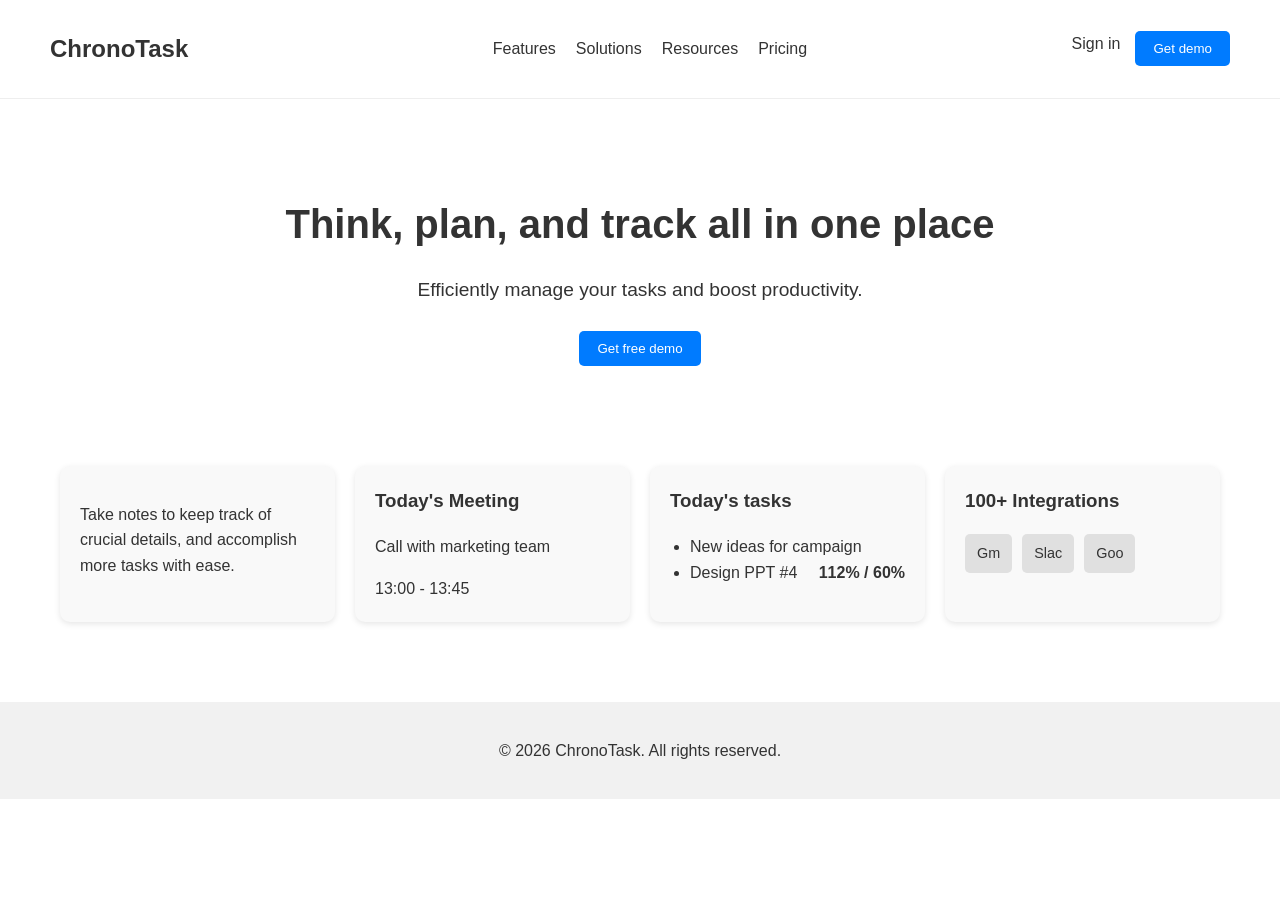
<file: W1 HTML CSS/A3/landing 3/index.html>
<!DOCTYPE html>
<html lang="en">
<head>
  <meta charset="UTF-8">
  <meta name="viewport" content="width=device-width, initial-scale=1.0">
  <title>ChronoTask</title>
  <link rel="stylesheet" href="style.css">
</head>
<body>
  <!-- Header -->
  <header class="navbar">
    <div class="logo">ChronoTask</div>
    <nav>
      <ul>
        <li><a href="#">Features</a></li>
        <li><a href="#">Solutions</a></li>
        <li><a href="#">Resources</a></li>
        <li><a href="#">Pricing</a></li>
      </ul>
    </nav>
    <div class="nav-actions">
      <a href="#" class="signin">Sign in</a>
      <button class="btn-primary">Get demo</button>
    </div>
  </header>

  <!-- Hero Section -->
  <section class="hero">
    <h1>Think, plan, and track all in one place</h1>
    <p>Efficiently manage your tasks and boost productivity.</p>
    <button class="btn-primary">Get free demo</button>
  </section>

  <!-- Features Section -->
  <section class="features">
    <article class="feature-box">
      <p>Take notes to keep track of crucial details, and accomplish more tasks with ease.</p>
    </article>
    <article class="feature-box">
      <h3>Today's Meeting</h3>
      <p>Call with marketing team</p>
      <time>13:00 - 13:45</time>
    </article>
    <article class="feature-box">
      <h3>Today's tasks</h3>
      <ul>
        <li>New ideas for campaign</li>
        <li>Design PPT #4 <span class="progress">112% / 60%</span></li>
      </ul>
    </article>
    <article class="feature-box">
      <h3>100+ Integrations</h3>
      <div class="icons">
        <span class="icon">Gm</span>
        <span class="icon">Slac</span>
        <span class="icon">Goo</span>
      </div>
    </article>
  </section>

  <!-- Footer -->
  <footer class="footer">
    <p>&copy; 2026 ChronoTask. All rights reserved.</p>
  </footer>
</body>
</html>
</file>
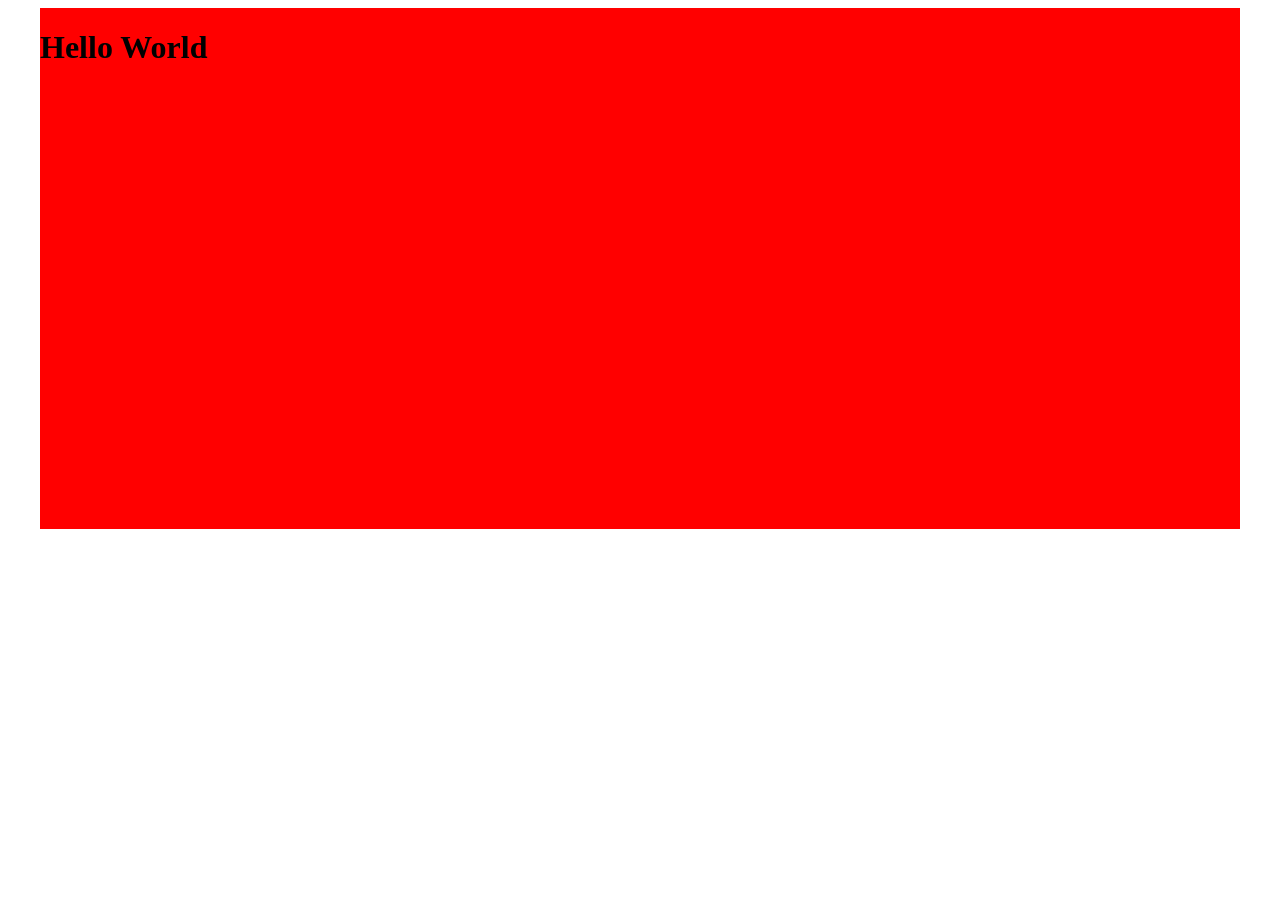
<file: W1 HTML CSS/A1/HORIZONTALalign.html>
<!DOCTYPE html>
<html lang="en">

<head>
    <meta charset="UTF-8">
    <meta name="viewport" content="width=device-width, initial-scale=1.0">
    <title>Horizontal Align</title>
    <style>
        .container {
            width: 1200px;
            /* margin: 0px auto; */
            background-color: red;
        }

        .content {
            height: 500px;
        }
    </style>
</head>

<body>
    <div style="display: flex; justify-content: center;">
        <div class="container">
            <div class="content">
                <h1>Hello World</h1>
            </div>
        </div>
    </div>

</body>

</html>
</file>
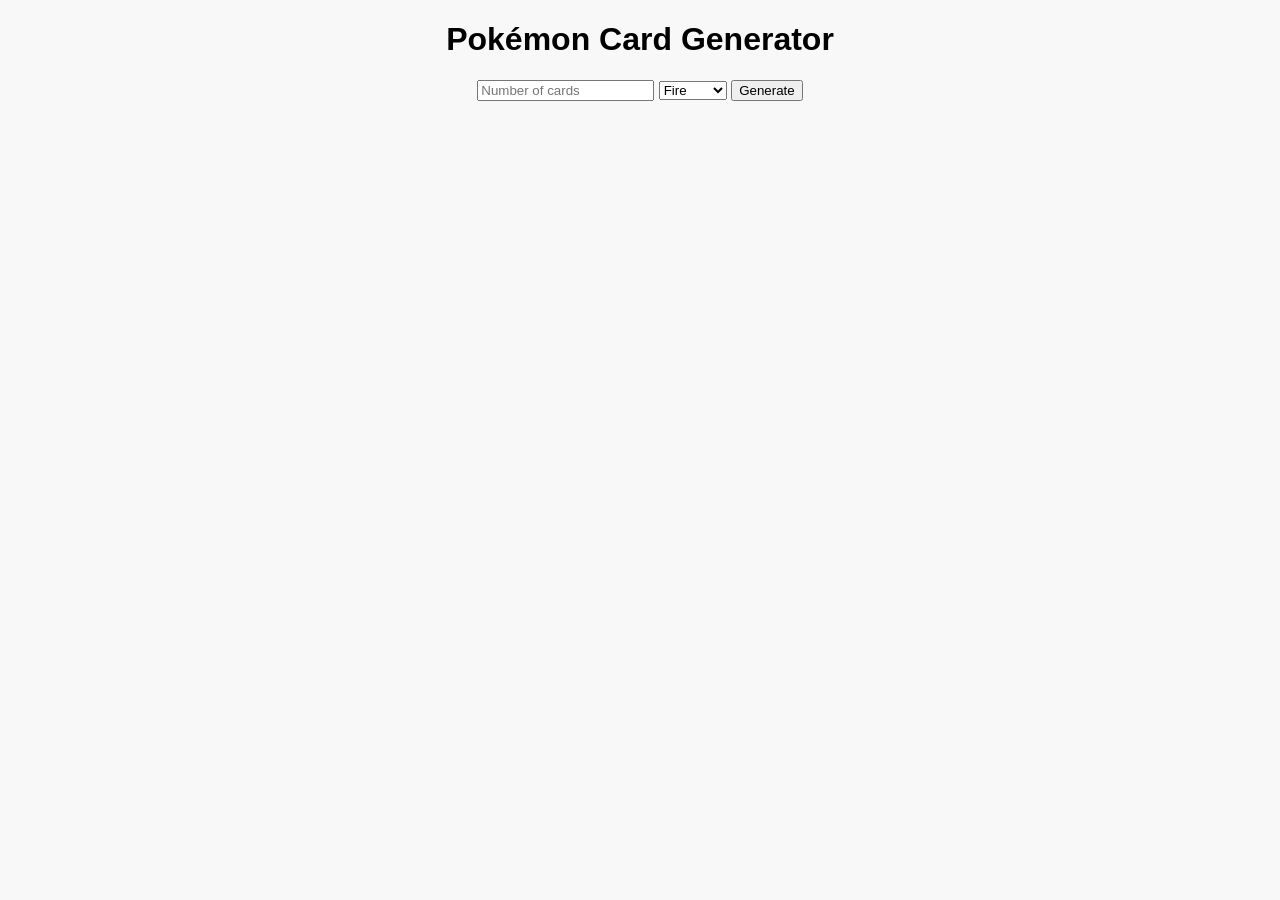
<file: W1 HTML CSS/A2/Easy/pokemon.html>
<!DOCTYPE html>
<html lang="en">
<head>
  <meta charset="UTF-8">
  <title>Pokémon Cards</title>
  <link rel="stylesheet" href="pokemon.css">
</head>
<body>
  <h1>Pokémon Card Generator</h1>

  <div class="controls">
    <input type="number" id="count" placeholder="Number of cards">
    <select id="category">
      <option value="fire">Fire</option>
      <option value="water">Water</option>
      <option value="electric">Electric</option>
      <option value="grass">Grass</option>
      <option value="psychic">Psychic</option>
    </select>
    <button onclick="generateCards()">Generate</button>
  </div>

  <div id="cards" class="card-container"></div>

  <script src="pokemon.js"></script>
</body>
</html>
</file>
<file: W1 HTML CSS/A3/landing 3/style.css>
/* Global Styles */
body {
  font-family: Arial, sans-serif;
  margin: 0;
  background: #fff;
  color: #333;
  line-height: 1.6;
}

/* Navbar */
.navbar {
  display: flex;
  justify-content: space-between;
  align-items: center;
  padding: 20px 50px;
  border-bottom: 1px solid #eee;
}

.logo {
  font-weight: bold;
  font-size: 1.5em;
}

.navbar nav ul {
  list-style: none;
  display: flex;
  gap: 20px;
}

.navbar nav ul li a {
  text-decoration: none;
  color: #333;
}

.nav-actions {
  display: flex;
  gap: 15px;
}

.signin {
  text-decoration: none;
  color: #333;
}

.btn-primary {
  background: #007bff;
  color: #fff;
  border: none;
  padding: 10px 18px;
  border-radius: 5px;
  cursor: pointer;
}

/* Hero Section */
.hero {
  text-align: center;
  padding: 60px 20px;
}

.hero h1 {
  font-size: 2.5em;
  margin-bottom: 15px;
}

.hero p {
  font-size: 1.2em;
  margin-bottom: 25px;
}

/* Features Grid */
.features {
  display: grid;
  grid-template-columns: repeat(auto-fit, minmax(250px, 1fr));
  gap: 20px;
  padding: 40px 60px;
}

.feature-box {
  background: #f9f9f9;
  border-radius: 10px;
  padding: 20px;
  box-shadow: 0 2px 6px rgba(0,0,0,0.1);
}

.feature-box h3 {
  margin-top: 0;
}

.feature-box ul {
  padding-left: 20px;
}

.progress {
  float: right;
  font-weight: bold;
}

.icons {
  display: flex;
  gap: 10px;
  margin-top: 10px;
}

.icon {
  background: #e0e0e0;
  padding: 8px 12px;
  border-radius: 5px;
  font-size: 0.9em;
}

/* Footer */
.footer {
  text-align: center;
  padding: 20px;
  background: #f1f1f1;
  margin-top: 40px;
}
</file>
<file: W1 HTML CSS/A2/Easy/pokemon.css>
/* style.css */
body {
  font-family: Arial, sans-serif;
  text-align: center;
  background: #f8f8f8;
}

.controls {
  margin: 20px;
}

.card-container {
  display: flex;
  flex-wrap: wrap;
  justify-content: center;
}

.card {
  background: white;
  border: 2px solid #ddd;
  border-radius: 10px;
  margin: 10px;
  padding: 15px;
  width: 200px;
  box-shadow: 0 4px 6px rgba(0,0,0,0.1);
}

.card img {
  width: 100px;
  height: 100px;
}
</file>
